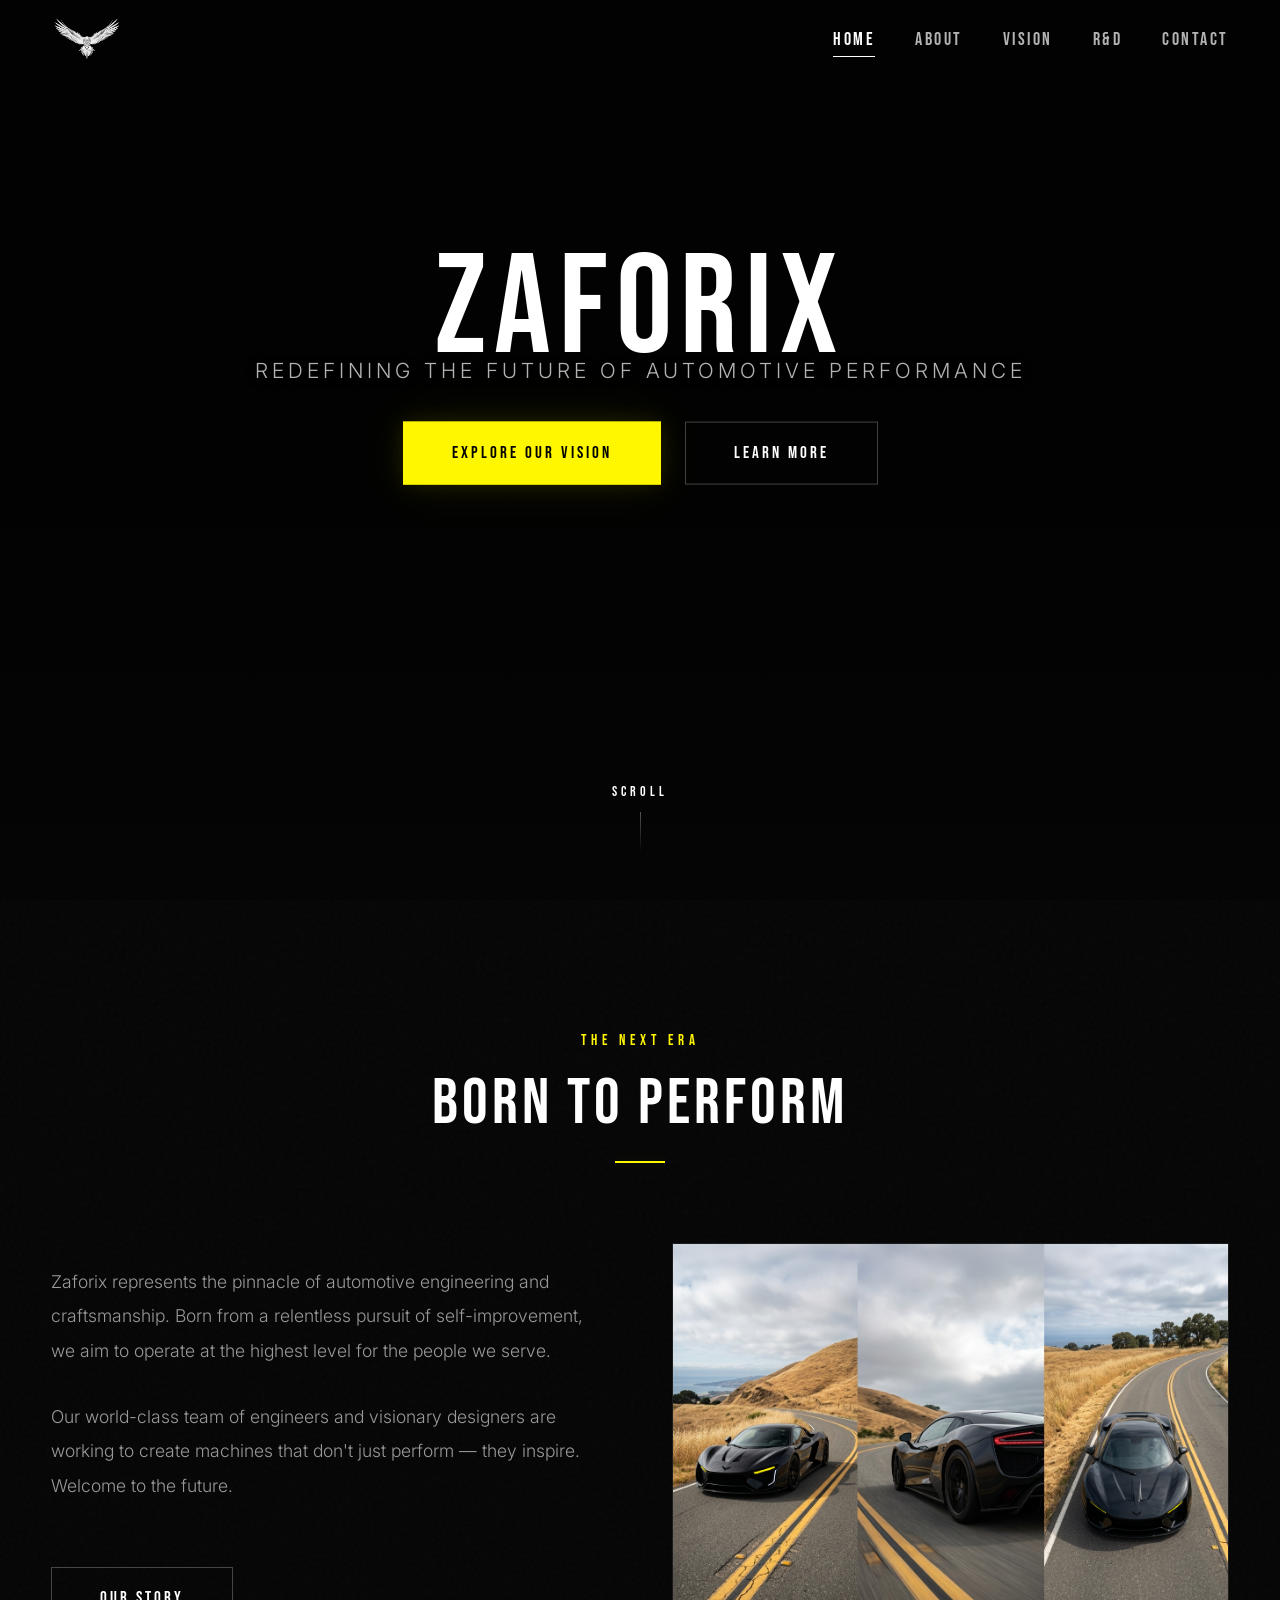
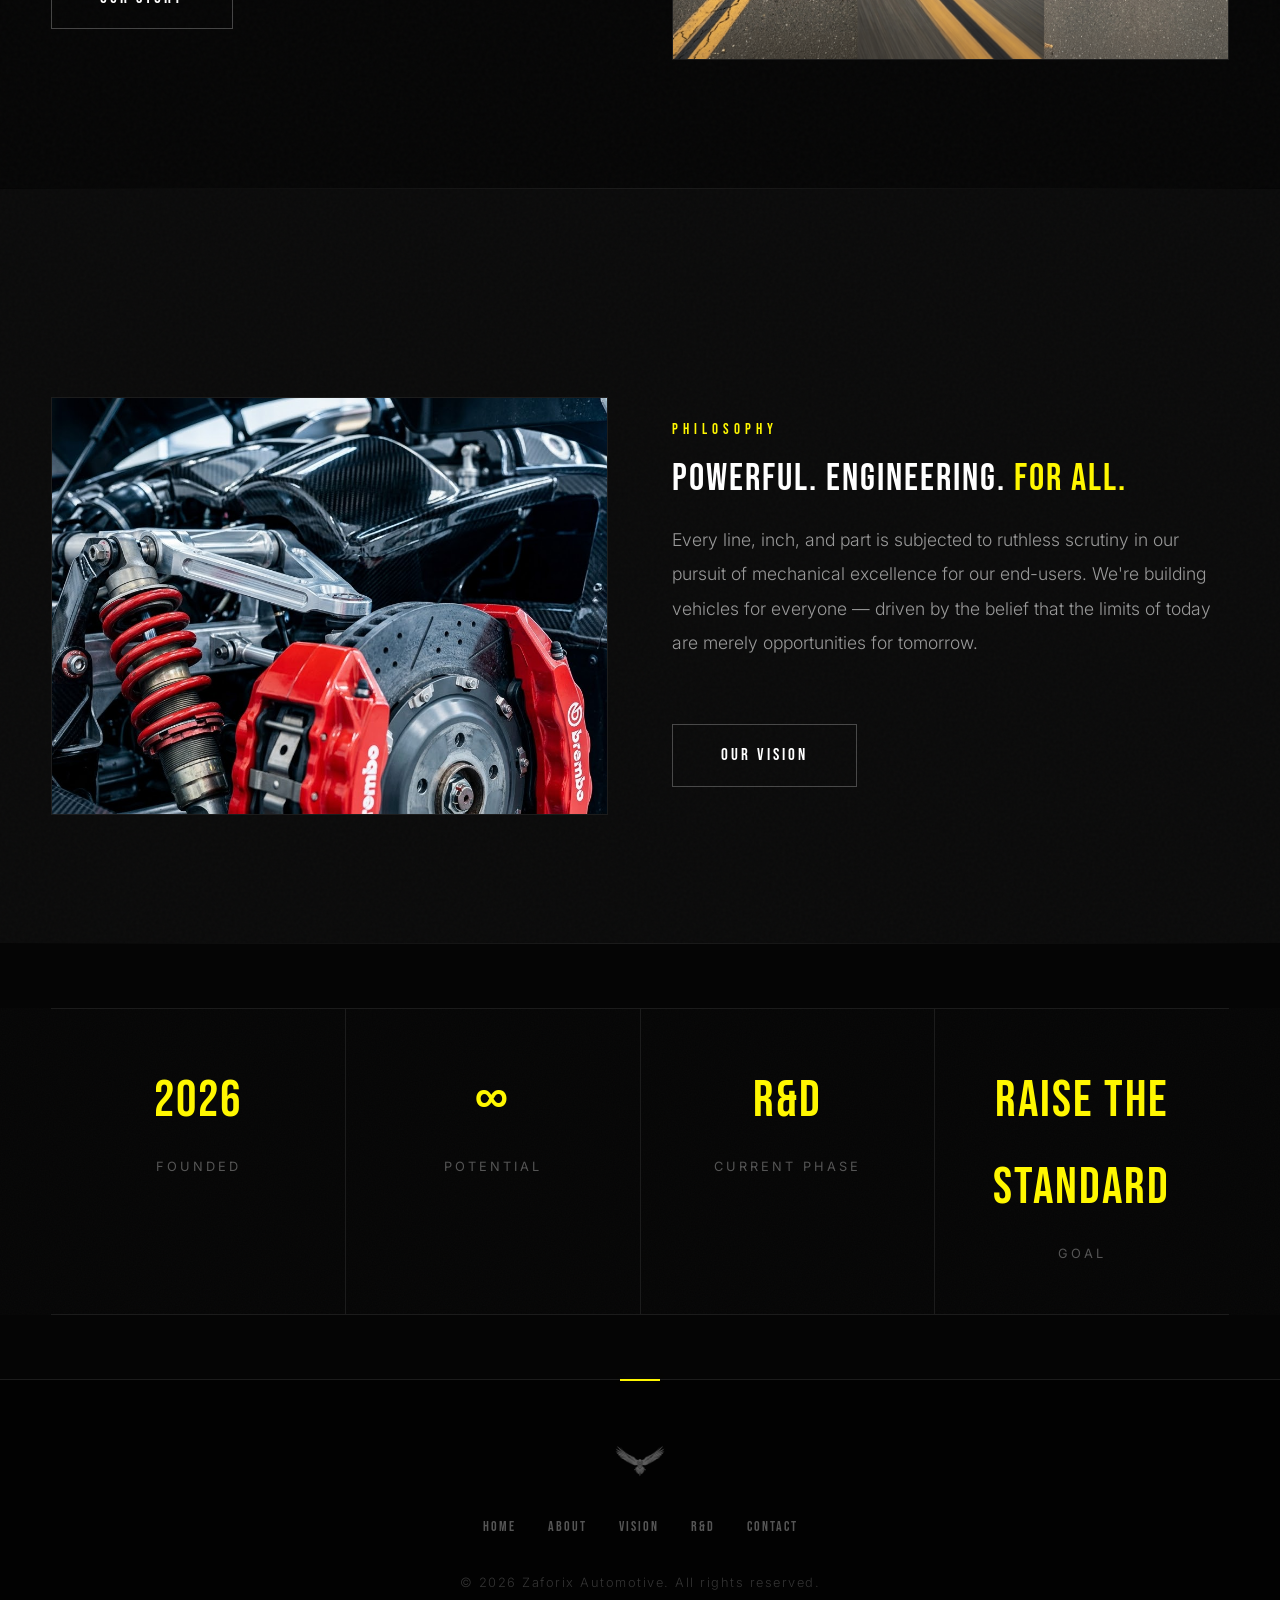
<file: index.html>
<!DOCTYPE html>
<html lang="en">
<head>
    <link rel="icon" type="image/png" href="assets/favicon.png">
    <meta charset="UTF-8">
    <meta name="viewport" content="width=device-width, initial-scale=1.0">
    <title>Zaforix</title>
    <meta name="description" content="Zaforix is redefining the future of automotive performance. Experience the pinnacle of luxury engineering and design.">
            <link rel="stylesheet" href="style.css">
    
</head>
<body>

<div id="startup">
    <img src="assets/logo.png" id="startupLogo" alt="Zaforix">
</div>



</div>

<nav class="navbar" id="navbar">
    <a href="index.html" class="logo-link" aria-label="Zaforix Home">
        <img src="assets/logo.png" alt="Zaforix" class="logo-img">
    </a>
    <ul class="nav-links" id="nav-links">
        <li><a href="index.html">Home</a></li>
        <li><a href="about.html">About</a></li>
        <li><a href="vision.html">Vision</a></li>
        <li><a href="rd.html">R&D</a></li>
        <li><a href="contact.html">Contact</a></li>
    </ul>
    <div class="hamburger" id="hamburger" aria-label="Toggle navigation">
        <span></span>
        <span></span>
        <span></span>
    </div>
</nav>

<main>
    <!-- Cinematic Hero -->
    <section class="hero" id="hero">
        <video autoplay muted loop playsinline class="hero-bg">
            <source src="assets/hero-video.mp4" type="video/mp4">
        </video>
        <div class="hero-overlay"></div>
        <div class="hero-content">
            <h1 class="hero-title">ZAFORIX</h1>
            <p class="hero-tagline">Redefining the Future of Automotive Performance</p>
            <div class="hero-actions">
                <a href="vision.html" class="btn btn-primary">Explore Our Vision</a>
                <a href="about.html" class="btn">Learn More</a>
            </div>
        </div>
        <div class="hero-scroll">
            <span>Scroll</span>
            <div class="scroll-line"></div>
        </div>
    </section>

    <!-- Brand Introduction -->
    <section class="section section-dark">
        <div class="section-content wide">
            <div class="fade-in text-center">
                <span class="eyebrow">The Next Era</span>
                <h2>Born to Perform</h2>
                <div class="accent-line"></div>
            </div>
            <div class="split-section">
                <div class="fade-in-left">
                    <p>Zaforix represents the pinnacle of automotive engineering and craftsmanship. Born from a relentless pursuit of self-improvement, we aim to operate at the highest level for the people we serve.</p>
                    <p>Our world-class team of engineers and visionary designers are working to create machines that don't just perform — they inspire. Welcome to the future.</p>
                    <a href="about.html" class="btn" style="margin-top: 2rem;">Our Story</a>
                </div>
                <div class="fade-in-right">
                    <div class="image-frame">
                        <img src="assets/vision-cockpit.png" alt="Premium sports car cockpit interior with ambient lighting at night">
                    </div>
                </div>
            </div>
        </div>
    </section>

    <hr class="section-divider">

    <!-- Philosophy Teaser -->
    <section class="section section-mid">
        <div class="section-content wide">
            <div class="split-section split-reverse">
                <div class="fade-in-right">
                    <span class="eyebrow">Philosophy</span>
                    <h3>Powerful. Engineering. <span class="accent-text"> For All.</span></h3>
                    <p style="margin-top: 1.5rem;">Every line, inch, and part is subjected to ruthless scrutiny in our pursuit of mechanical excellence for our end-users. We're building vehicles for everyone — driven by the belief that the limits of today are merely opportunities for tomorrow.</p>
                    <a href="vision.html" class="btn" style="margin-top: 2rem;">Our Vision</a>
                </div>
                <div class="fade-in-left">
                    <div class="image-frame">
                        <img src="assets/about-engineering.png" alt="High-performance engine bay showing precision-machined components">
                    </div>
                </div>
            </div>
        </div>
    </section>

    <hr class="section-divider">

    <!-- Stats -->
    <section class="section section-dark" style="padding-top: 0; padding-bottom: 0;">
    <div class="stats-bar fade-in">

        <div class="stat-item">
            <span class="stat-number">2026</span>
            <span class="stat-label">Founded</span>
        </div>

        <div class="stat-item">
            <span class="stat-number">∞</span>
            <span class="stat-label">Potential</span>
        </div>

        <div class="stat-item">
            <span class="stat-number">R&D</span>
            <span class="stat-label">Current Phase</span>
        </div>

        <div class="stat-item">
            <span class="stat-number">Raise The Standard</span>
            <span class="stat-label">Goal</span>
        </div>

    </div>
</section>
</main>

<footer>
    <div class="footer-content">
        <div class="footer-brand">
            <img src="assets/logo.png" alt="Zaforix" class="footer-logo">
        </div>
        <ul class="footer-links">
            <li><a href="index.html">Home</a></li>
            <li><a href="about.html">About</a></li>
            <li><a href="vision.html">Vision</a></li>
            <li><a href="rd.html">R&D</a></li>
            <li><a href="contact.html">Contact</a></li>
        </ul>
        <p class="copyright">&copy; 2026 Zaforix Automotive. All rights reserved.</p>
    </div>
</footer>

<script src="main.js"></script>
</body>
</html>
</file>
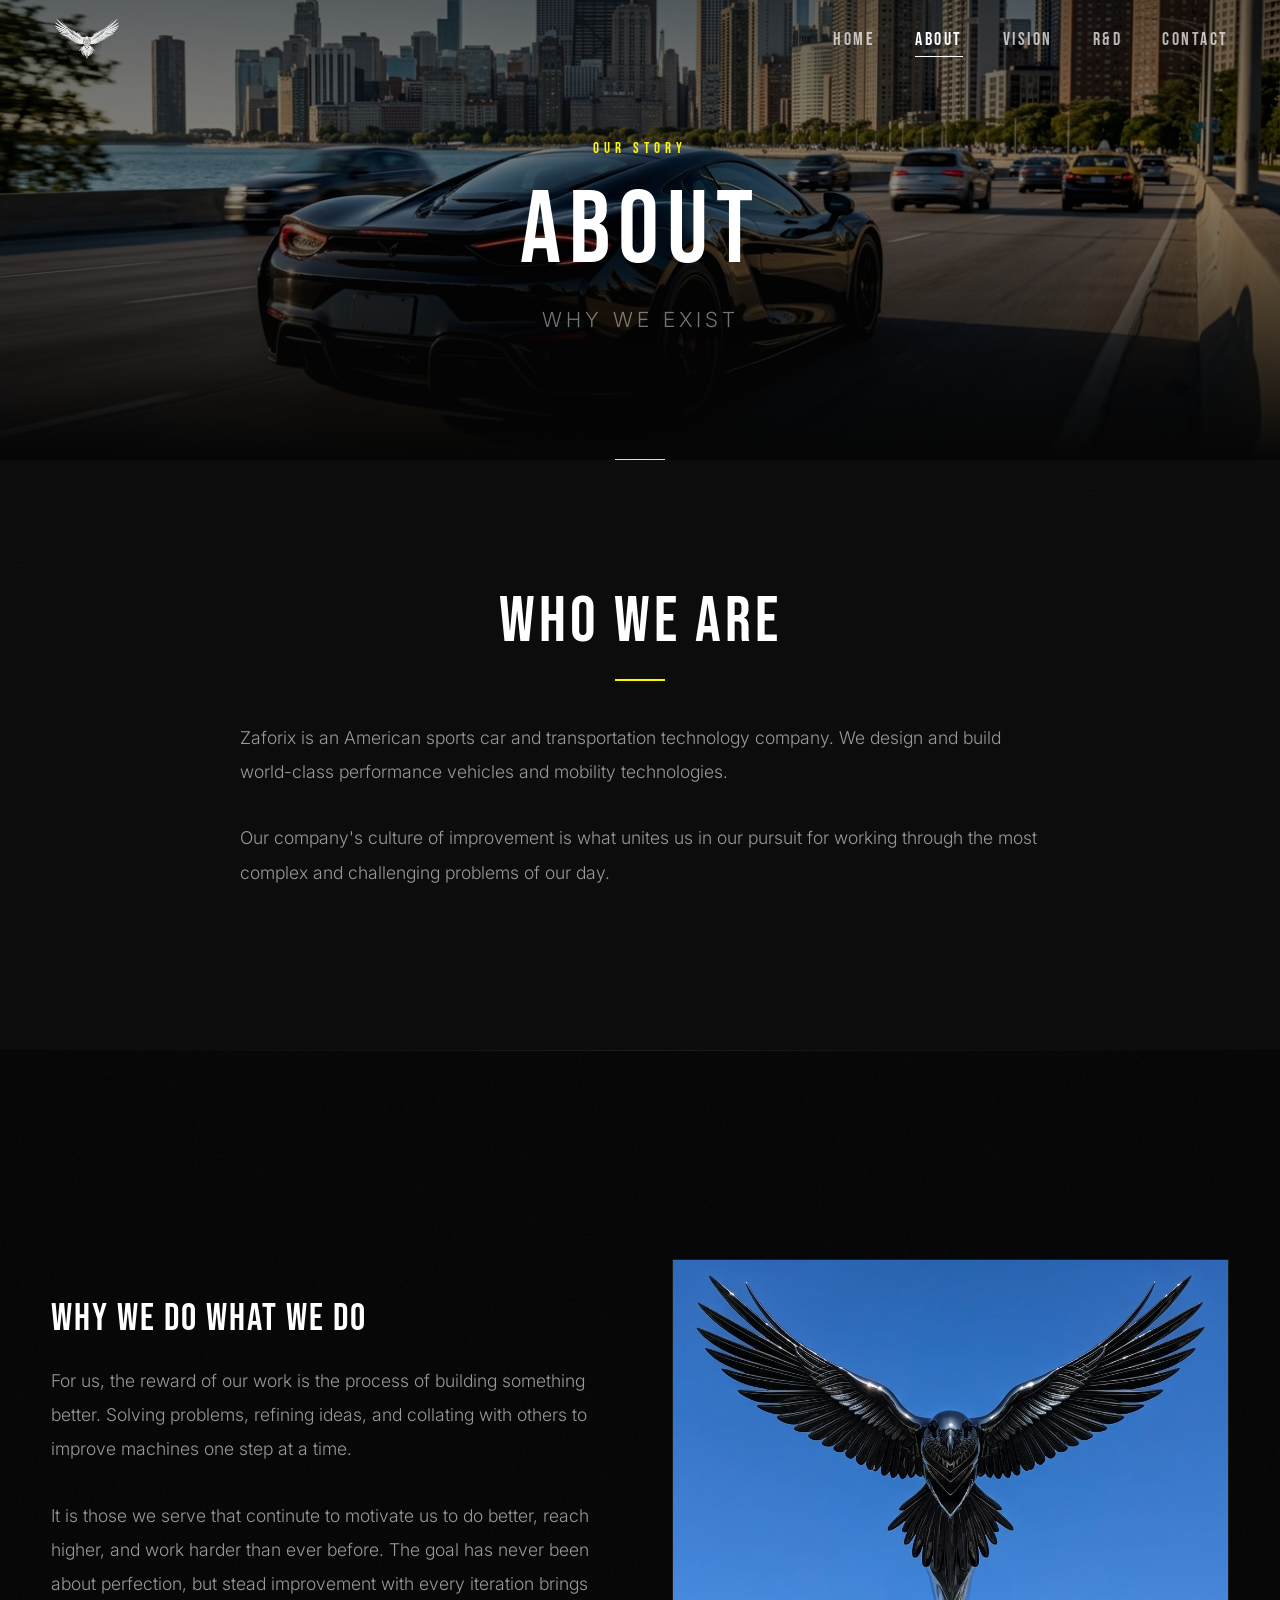
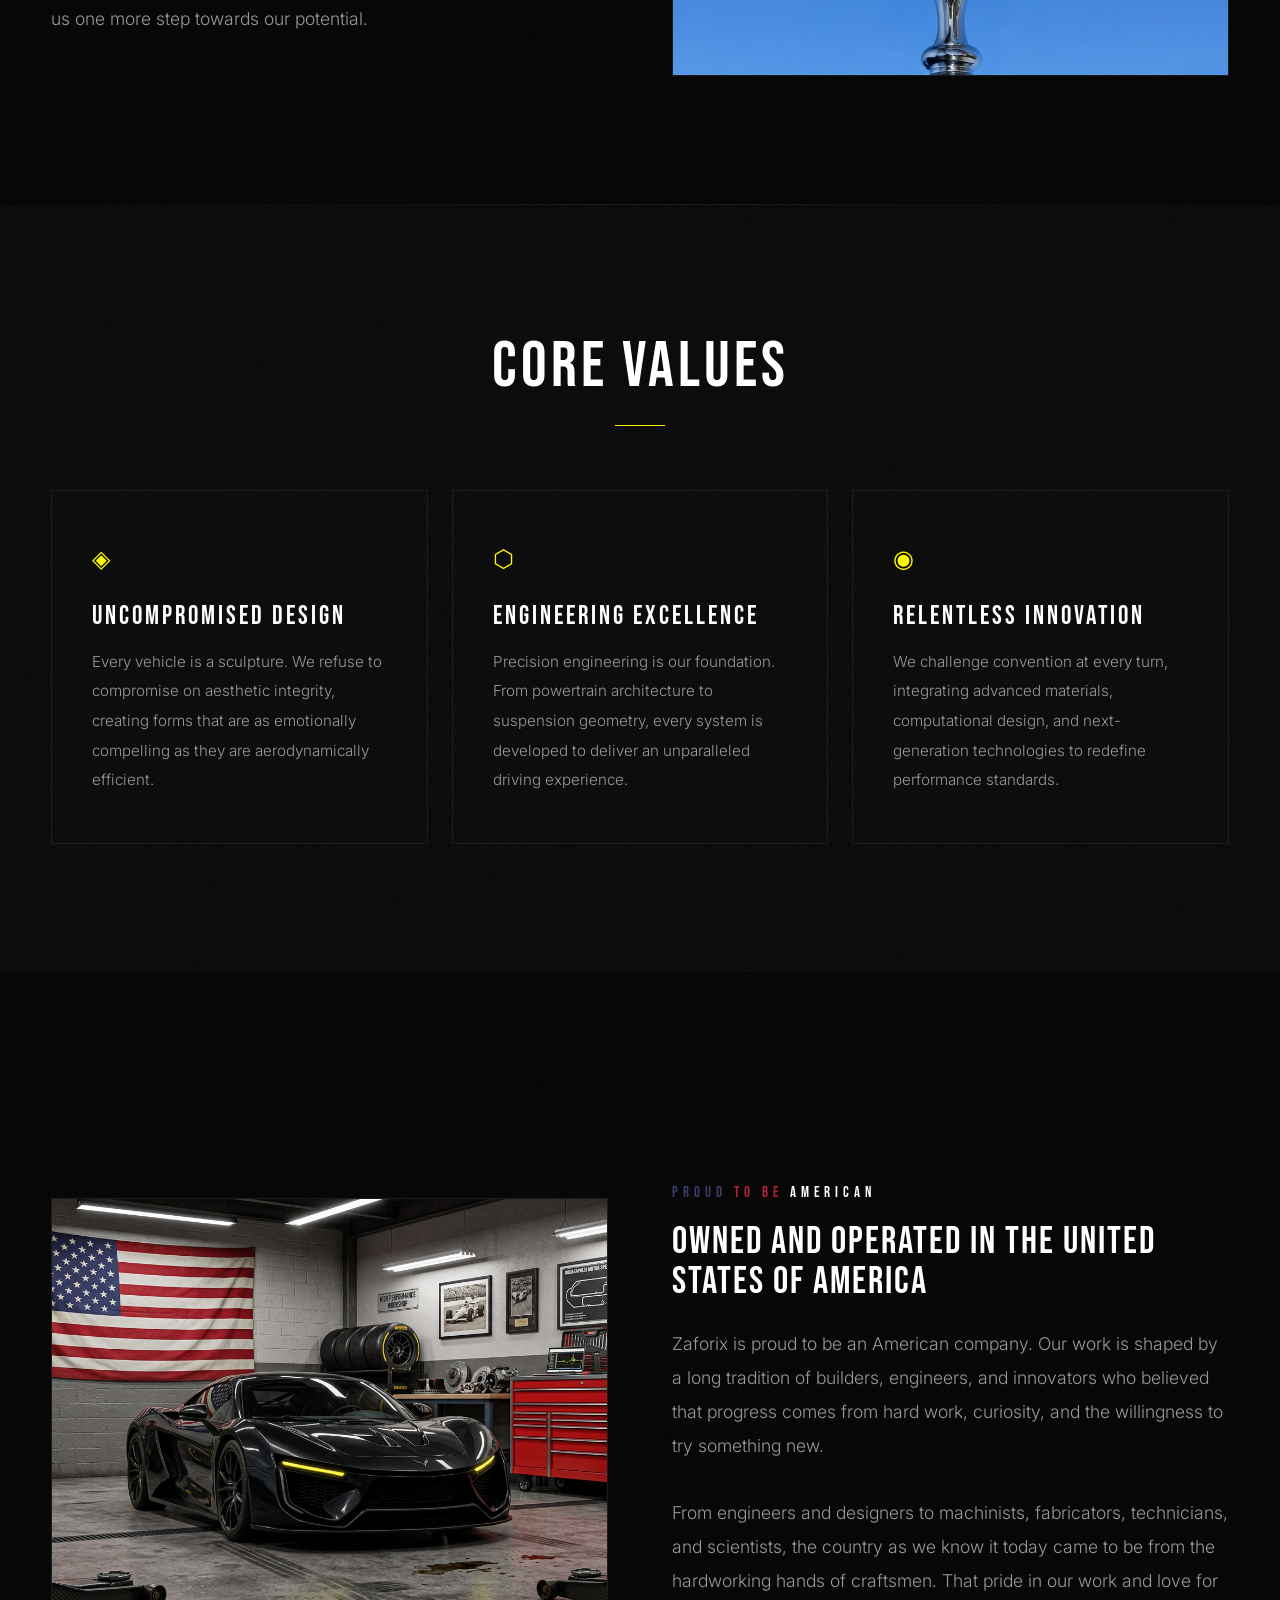
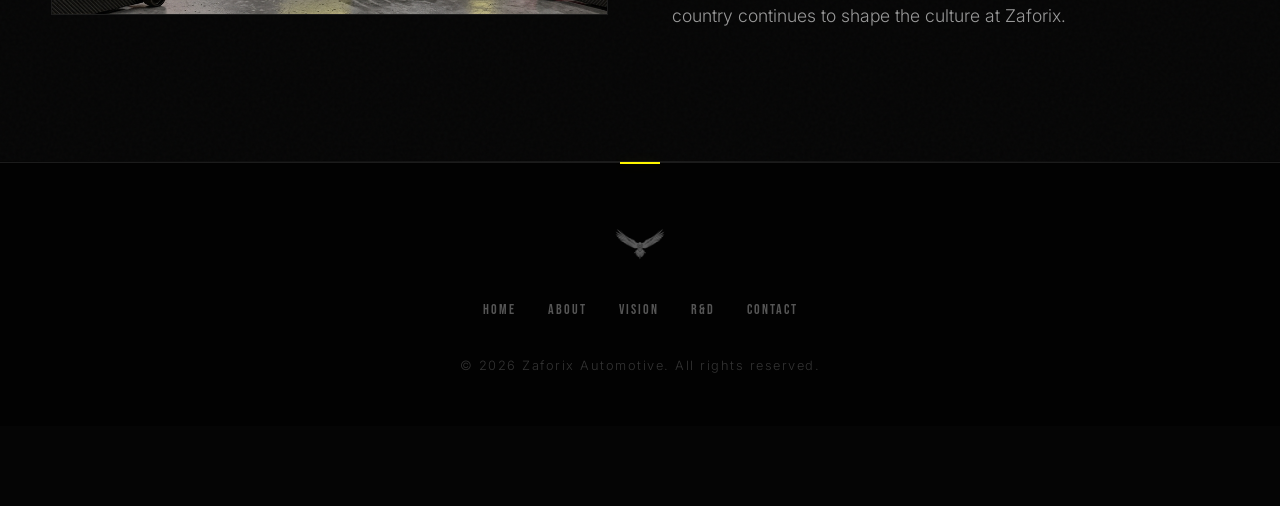
<file: about.html>
<!DOCTYPE html>
<html lang="en">
<head>
    <link rel="icon" type="image/png" href="assets/favicon.png">
    <meta charset="UTF-8">
    <meta name="viewport" content="width=device-width, initial-scale=1.0">
    <title>About | Zaforix</title>
    <meta name="description" content="Learn about Zaforix — an emerging automotive performance brand focused on luxury design and engineering excellence.">
        <link rel="stylesheet" href="style.css">
    
</head>
<body>

<div id="startup">
    <img src="assets/logo.png" id="startupLogo" alt="Zaforix">
</div>


<nav class="navbar" id="navbar">
    <a href="index.html" class="logo-link" aria-label="Zaforix Home">
        <img src="assets/logo.png" alt="Zaforix" class="logo-img">
    </a>
    <ul class="nav-links" id="nav-links">
        <li><a href="index.html">Home</a></li>
        <li><a href="about.html">About</a></li>
        <li><a href="vision.html">Vision</a></li>
        <li><a href="rd.html">R&D</a></li>
        <li><a href="contact.html">Contact</a></li>
    </ul>
    <div class="hamburger" id="hamburger" aria-label="Toggle navigation">
        <span></span>
        <span></span>
        <span></span>
    </div>
</nav>

<main>
    <!-- Page Header with Background -->
    <header class="page-header with-bg">
        <img src="assets/about-studio.png" alt="Modern automotive design studio" class="page-header-bg">
        <div class="page-header-overlay"></div>
        <div class="page-header-content">
            <span class="eyebrow fade-in">Our Story</span>
            <h1 class="fade-in delay-1">About</h1>
            <p class="subtitle fade-in delay-2">Why We Exist</p>
        </div>
    </header>

    <!-- Who We Are -->
    <section class="section section-mid">
        <div class="section-content fade-in">
            <h2 class="text-center">Who We Are</h2>
            <div class="accent-line"></div>
            <p>Zaforix is an American sports car and transportation technology company. We design and build world-class performance vehicles and mobility technologies.</p>
            <p>Our company's culture of improvement is what unites us in our pursuit for working through the most complex and challenging problems of our day.<p>
        </div>
    </section>

    <hr class="section-divider">

    <!-- Philosophy with imagery -->
    <section class="section section-dark">
        <div class="section-content wide">
            <div class="split-section">
                <div class="fade-in-left">
                    <h3>Why We Do What We Do</h3>
                    <p style="margin-top: 1.5rem;">For us, the reward of our work is the process of building something better. Solving problems, refining ideas, and collating with others to improve machines one step at a time.<p> 
                    <p>It is those we serve that continute to motivate us to do better, reach higher, and work harder than ever before. The goal has never been about perfection, but stead improvement with every iteration brings us one more step towards our potential.</p>
                </div>
                <div class="fade-in-right">
                    <div class="image-frame">
                        <img src="assets/birdimage.png" alt="High-performance engine bay with carbon fiber and polished aluminum">
                    </div>
                </div>
            </div>
        </div>
    </section>

    <hr class="section-divider">
    
    <!-- Core Values -->
    <section class="section section-mid">
        <div class="section-content wide fade-in">
            <h2 class="text-center">Core Values</h2>
            <div class="accent-line"></div>
            <div class="feature-grid">
                <div class="feature-card">
                    <span class="feature-icon">◈</span>
                    <h4>Uncompromised Design</h4>
                    <p>Every vehicle is a sculpture. We refuse to compromise on aesthetic integrity, creating forms that are as emotionally compelling as they are aerodynamically efficient.</p>
                </div>
                <div class="feature-card">
                    <span class="feature-icon">⬡</span>
                    <h4>Engineering Excellence</h4>
                    <p>Precision engineering is our foundation. From powertrain architecture to suspension geometry, every system is developed to deliver an unparalleled driving experience.</p>
                </div>
                <div class="feature-card">
                    <span class="feature-icon">◉</span>
                    <h4>Relentless Innovation</h4>
                    <p>We challenge convention at every turn, integrating advanced materials, computational design, and next-generation technologies to redefine performance standards.</p>
                </div>
            </div>
        </div>
    </section>
     <!-- American values with imagery -->
    <section class="section section-dark">
    <div class="section-content wide">
        <div class="split-section">

            <div class="fade-in-right">
                <div class="image-frame">
                    <img src="assets/american.png" alt="High-performance engine bay with carbon fiber and polished aluminum">
                </div>
            </div>
            <div class="fade-in-left">
                <span class="eyebrow">
                    <span class="flag-blue">Proud</span>
                    <span class="flag-red">To Be</span>
                    <span class="flag-white">American</span>
                </span>

                <h3>Owned and Operated In The United States of America</h3>

                <p style="margin-top: 1.5rem;">
                    Zaforix is proud to be an American company. Our work is shaped by a long tradition of builders, engineers, and innovators who believed that progress comes from hard work, curiosity, and the willingness to try something new.
                </p>

                <p>
                    From engineers and designers to machinists, fabricators, technicians, and scientists, the country as we know it today came to be from the hardworking hands of craftsmen. That pride in our work and love for country continues to shape the culture at Zaforix.
                </p>

            </div>

        </div>
    </div>
</section>

<hr class="section-divider">
    
</main>

<footer>
    <div class="footer-content">
        <div class="footer-brand">
            <img src="assets/logo.png" alt="Zaforix" class="footer-logo">
        </div>
        <ul class="footer-links">
            <li><a href="index.html">Home</a></li>
            <li><a href="about.html">About</a></li>
            <li><a href="vision.html">Vision</a></li>
            <li><a href="rd.html">R&D</a></li>
            <li><a href="contact.html">Contact</a></li>
        </ul>
        <p class="copyright">&copy; 2026 Zaforix Automotive. All rights reserved.</p>
    </div>
</footer>

<script src="main.js"></script>
</body>
</html>
</file>
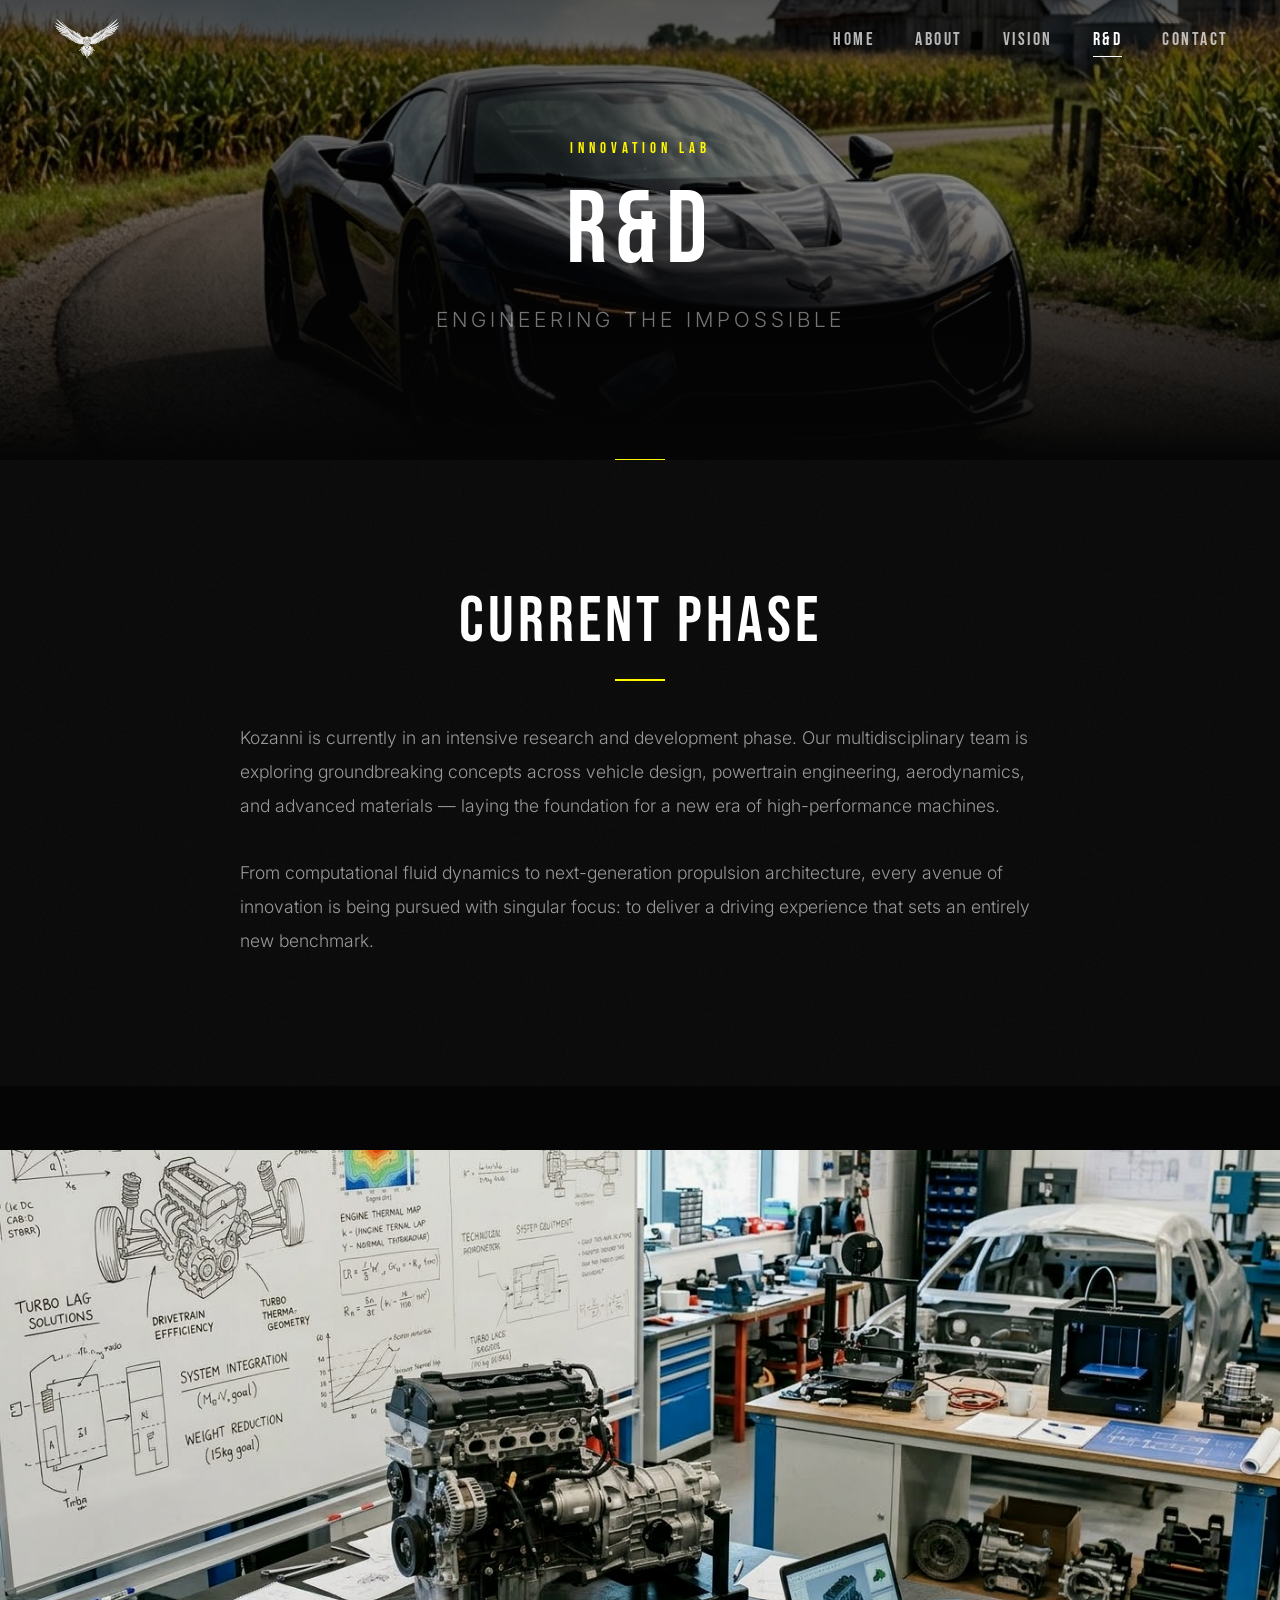
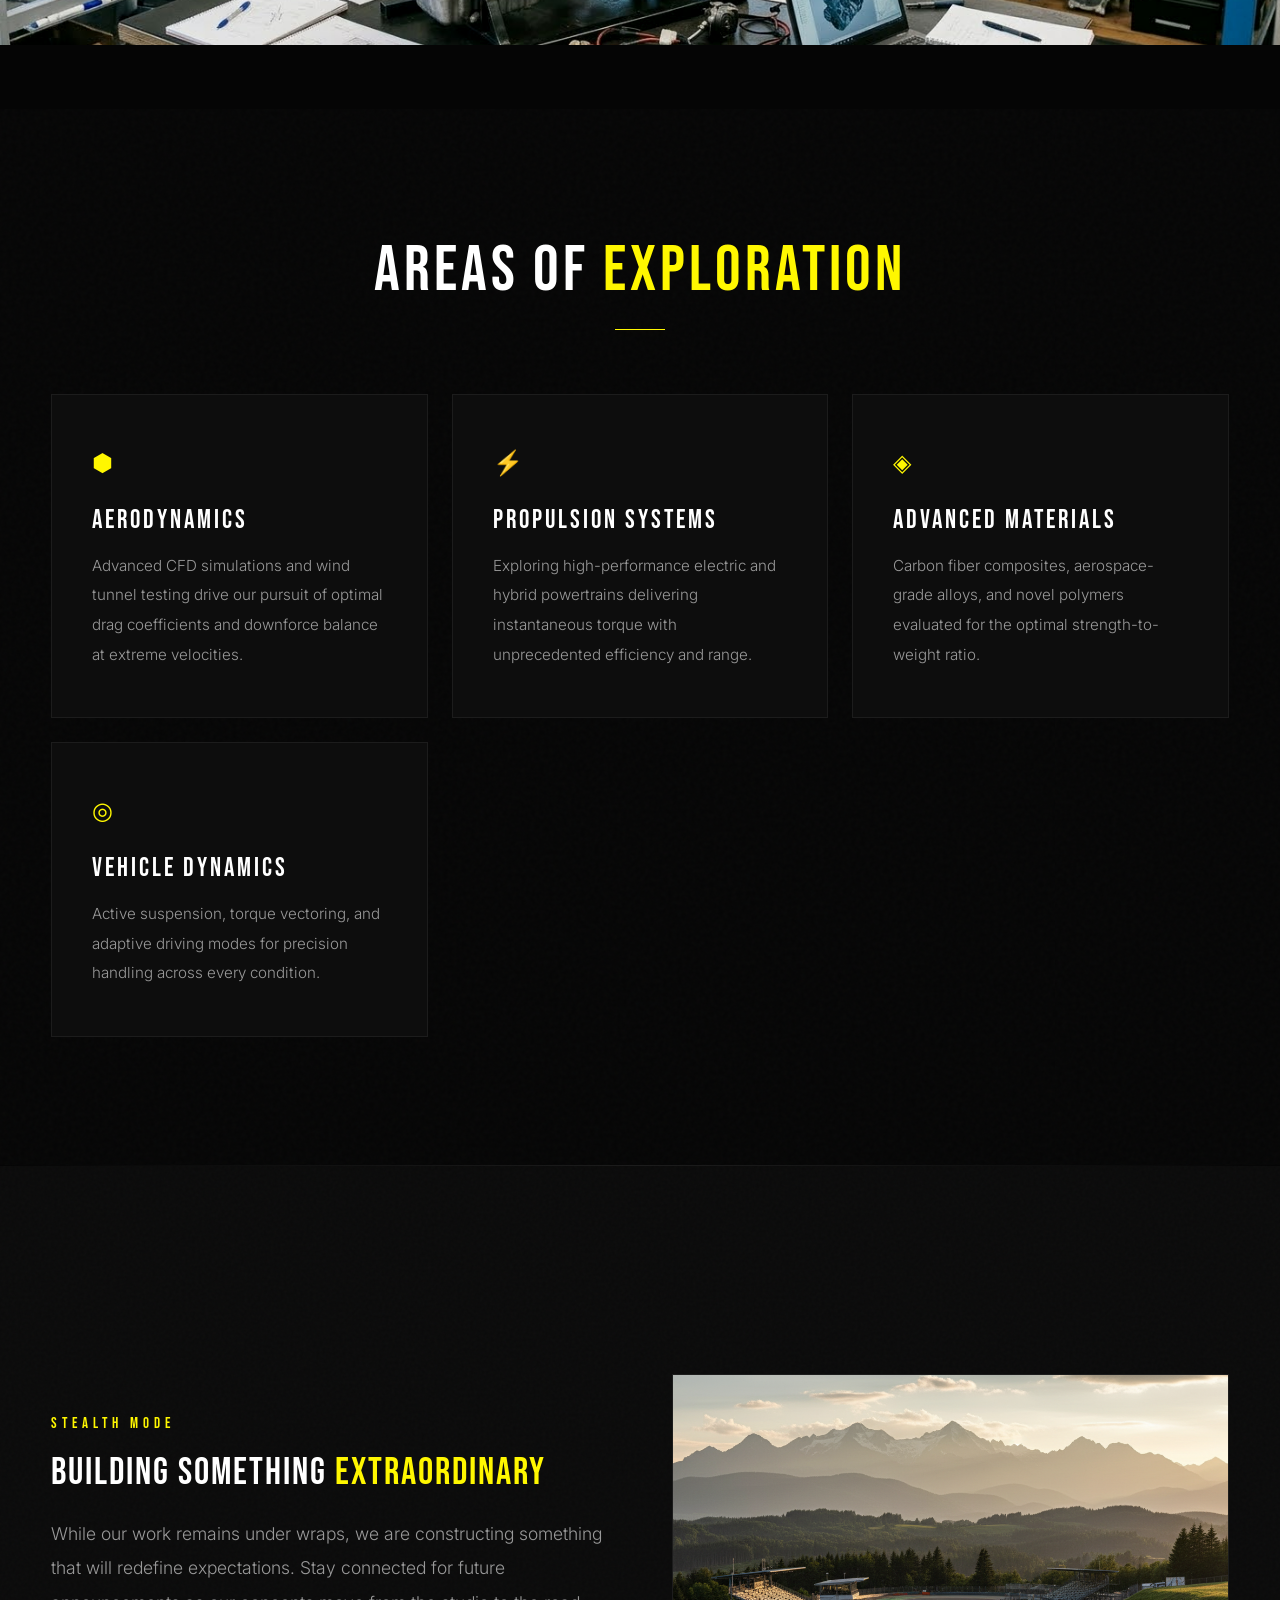
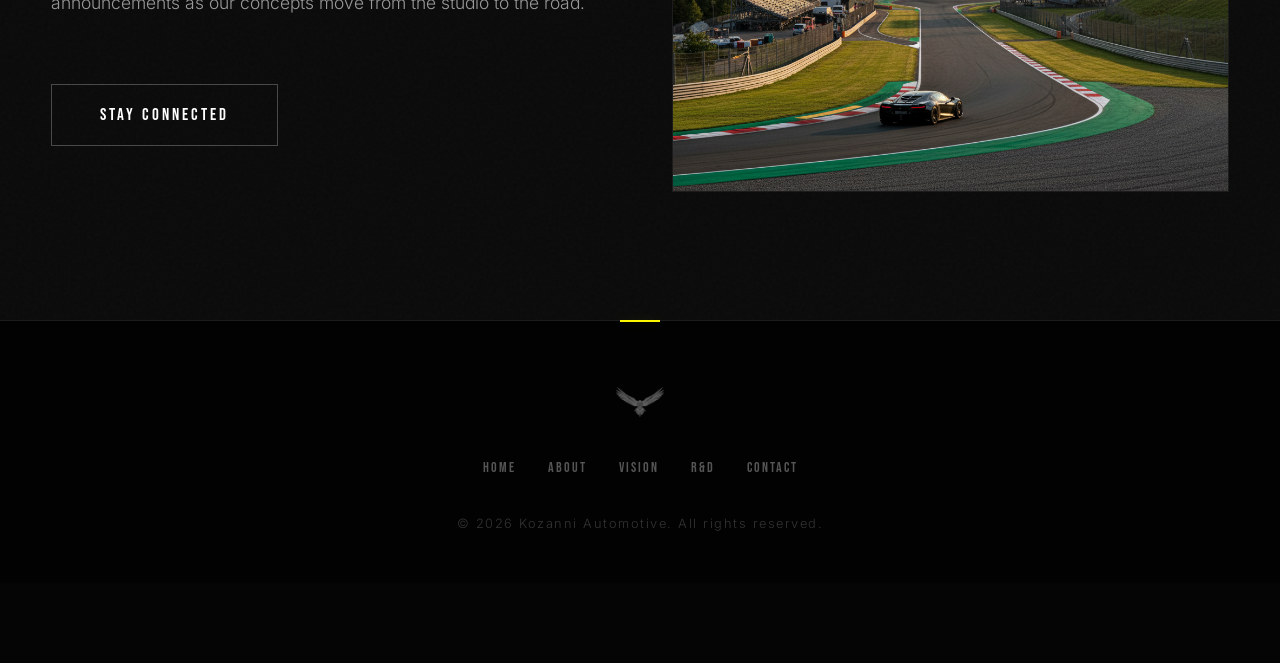
<file: rd.html>
<!DOCTYPE html>
<html lang="en">
<head>
    <link rel="icon" type="image/png" href="assets/favicon.png">
    <meta charset="UTF-8">
    <meta name="viewport" content="width=device-width, initial-scale=1.0">
    <title>R&amp;D | Kozanni</title>
    <meta name="description" content="Kozanni R&amp;D — exploring design, performance, and advanced engineering concepts.">
        <link rel="stylesheet" href="style.css">
    
</head>
<body>


<nav class="navbar" id="navbar">
    <a href="index.html" class="logo-link" aria-label="Kozanni Home"><img src="assets/logo.png" alt="Kozanni" class="logo-img"></a>
    <ul class="nav-links" id="nav-links">
        <li><a href="index.html">Home</a></li>
        <li><a href="about.html">About</a></li>
        <li><a href="vision.html">Vision</a></li>
        <li><a href="rd.html">R&amp;D</a></li>
        <li><a href="contact.html">Contact</a></li>
    </ul>
    <div class="hamburger" id="hamburger" aria-label="Toggle navigation"><span></span><span></span><span></span></div>
</nav>
<main>
    <header class="page-header with-bg">
        <img src="assets/rd-studio.png" alt="Automotive design studio with concept car clay model" class="page-header-bg">
        <div class="page-header-overlay"></div>
        <div class="page-header-content">
            <span class="eyebrow fade-in">Innovation Lab</span>
            <h1 class="fade-in delay-1">R&amp;D</h1>
            <p class="subtitle fade-in delay-2">Engineering the Impossible</p>
        </div>
    </header>
    <section class="section section-mid">
        <div class="section-content fade-in">
            <h2 class="text-center">Current Phase</h2>
            <div class="accent-line"></div>
            <p>Kozanni is currently in an intensive research and development phase. Our multidisciplinary team is exploring groundbreaking concepts across vehicle design, powertrain engineering, aerodynamics, and advanced materials — laying the foundation for a new era of high-performance machines.</p>
            <p>From computational fluid dynamics to next-generation propulsion architecture, every avenue of innovation is being pursued with singular focus: to deliver a driving experience that sets an entirely new benchmark.</p>
        </div>
    </section>
    <img src="assets/rd-cfd.png" alt="CFD turbulent flow analysis simulation on a concept car" class="cinematic-image fade-in">
    <section class="section section-dark">
        <div class="section-content wide fade-in">
            <h2 class="text-center">Areas of <span class="accent-text">Exploration</span></h2>
            <div class="accent-line"></div>
            <div class="feature-grid">
                <div class="feature-card"><span class="feature-icon">⬢</span><h4>Aerodynamics</h4><p>Advanced CFD simulations and wind tunnel testing drive our pursuit of optimal drag coefficients and downforce balance at extreme velocities.</p></div>
                <div class="feature-card"><span class="feature-icon">⚡</span><h4>Propulsion Systems</h4><p>Exploring high-performance electric and hybrid powertrains delivering instantaneous torque with unprecedented efficiency and range.</p></div>
                <div class="feature-card"><span class="feature-icon">◈</span><h4>Advanced Materials</h4><p>Carbon fiber composites, aerospace-grade alloys, and novel polymers evaluated for the optimal strength-to-weight ratio.</p></div>
                <div class="feature-card"><span class="feature-icon">◎</span><h4>Vehicle Dynamics</h4><p>Active suspension, torque vectoring, and adaptive driving modes for precision handling across every condition.</p></div>
            </div>
        </div>
    </section>
    <hr class="section-divider">
    <section class="section section-mid">
        <div class="section-content wide">
            <div class="split-section">
                <div class="fade-in-left">
                    <span class="eyebrow">Stealth Mode</span>
                    <h3>Building Something <span class="accent-text">Extraordinary</span></h3>
                    <p style="margin-top:1.5rem;">While our work remains under wraps, we are constructing something that will redefine expectations. Stay connected for future announcements as our concepts move from the studio to the road.</p>
                    <a href="contact.html" class="btn" style="margin-top:2rem;">Stay Connected</a>
                </div>
                <div class="fade-in-right">
                    <div class="image-frame"><img src="assets/F1Photo.png" alt="Design engineers working on concept car"></div>
                </div>
            </div>
        </div>
    </section>
</main>
<footer>
    <div class="footer-content">
        <div class="footer-brand"><img src="assets/logo.png" alt="Kozanni" class="footer-logo"></div>
        <ul class="footer-links">
            <li><a href="index.html">Home</a></li>
            <li><a href="about.html">About</a></li>
            <li><a href="vision.html">Vision</a></li>
            <li><a href="rd.html">R&amp;D</a></li>
            <li><a href="contact.html">Contact</a></li>
        </ul>
        <p class="copyright">&copy; 2026 Kozanni Automotive. All rights reserved.</p>
    </div>
</footer>
<script src="main.js"></script>
</body>
</html>
</file>
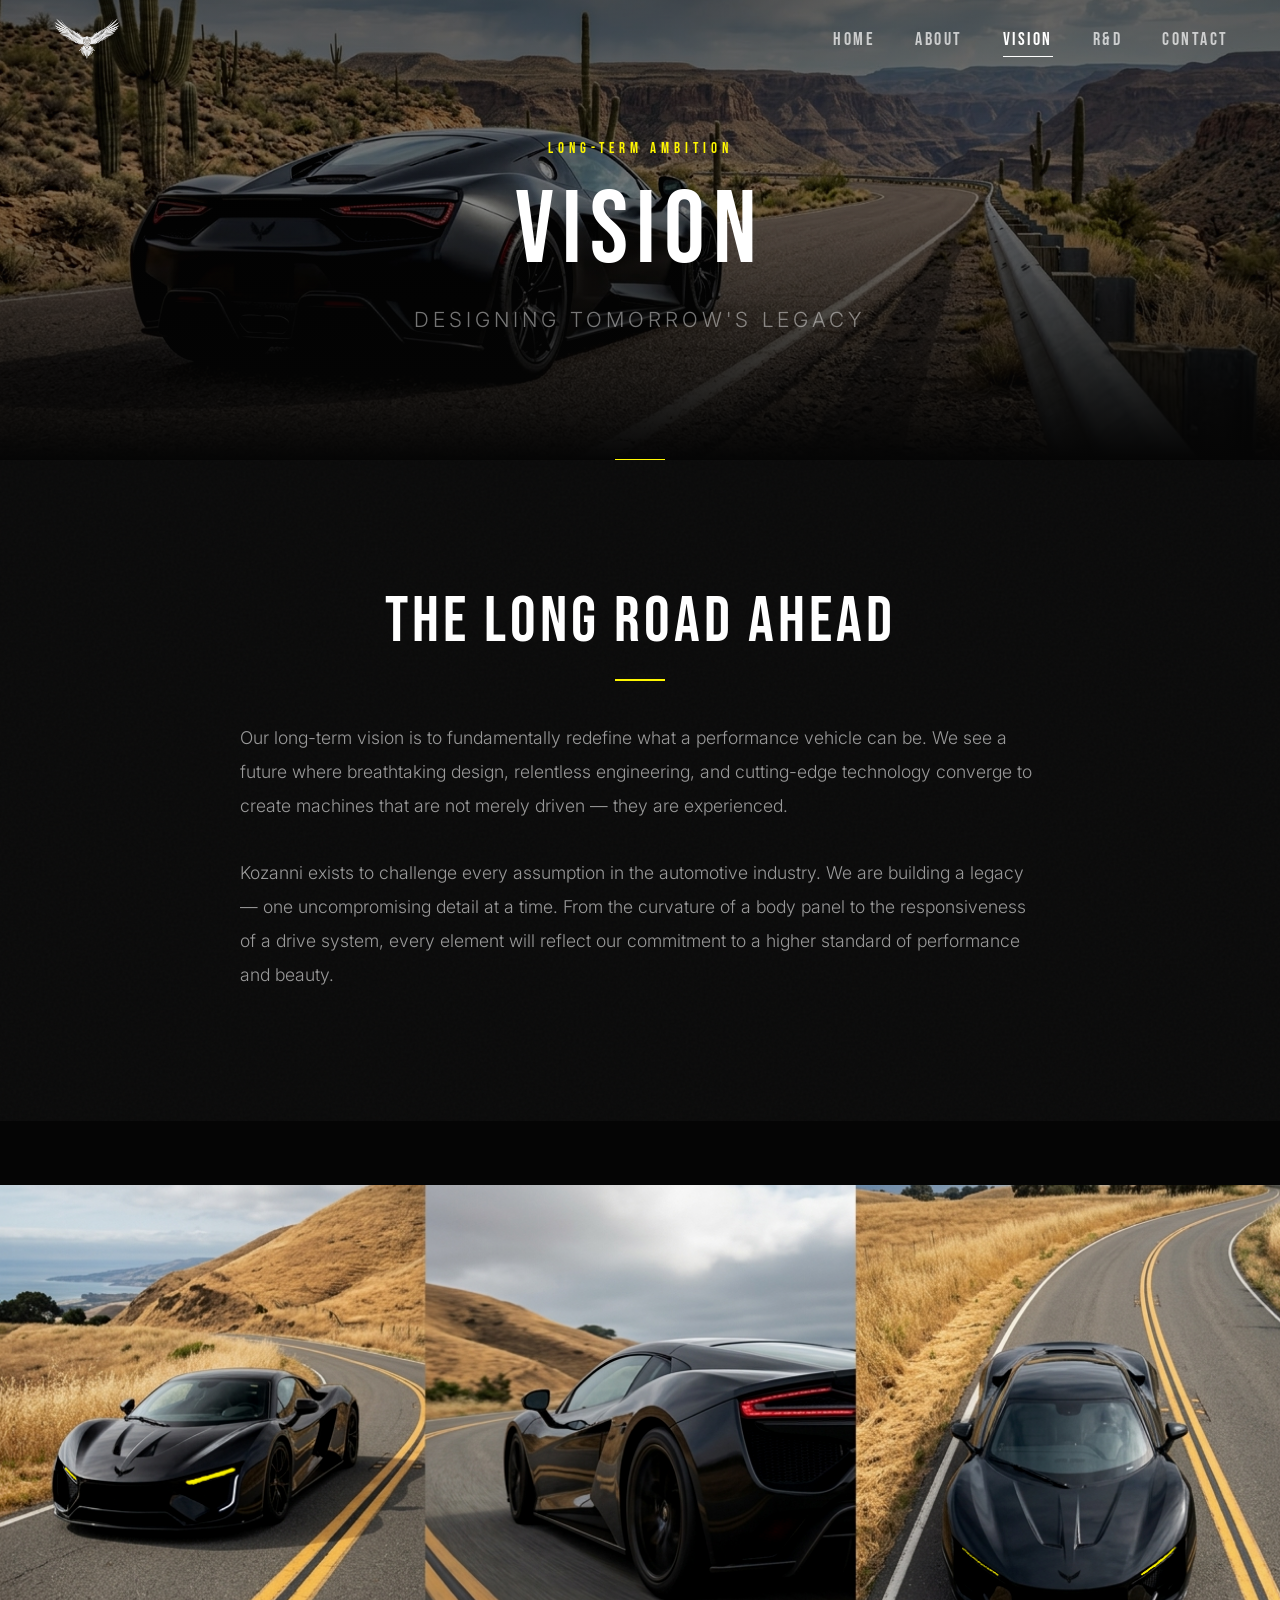
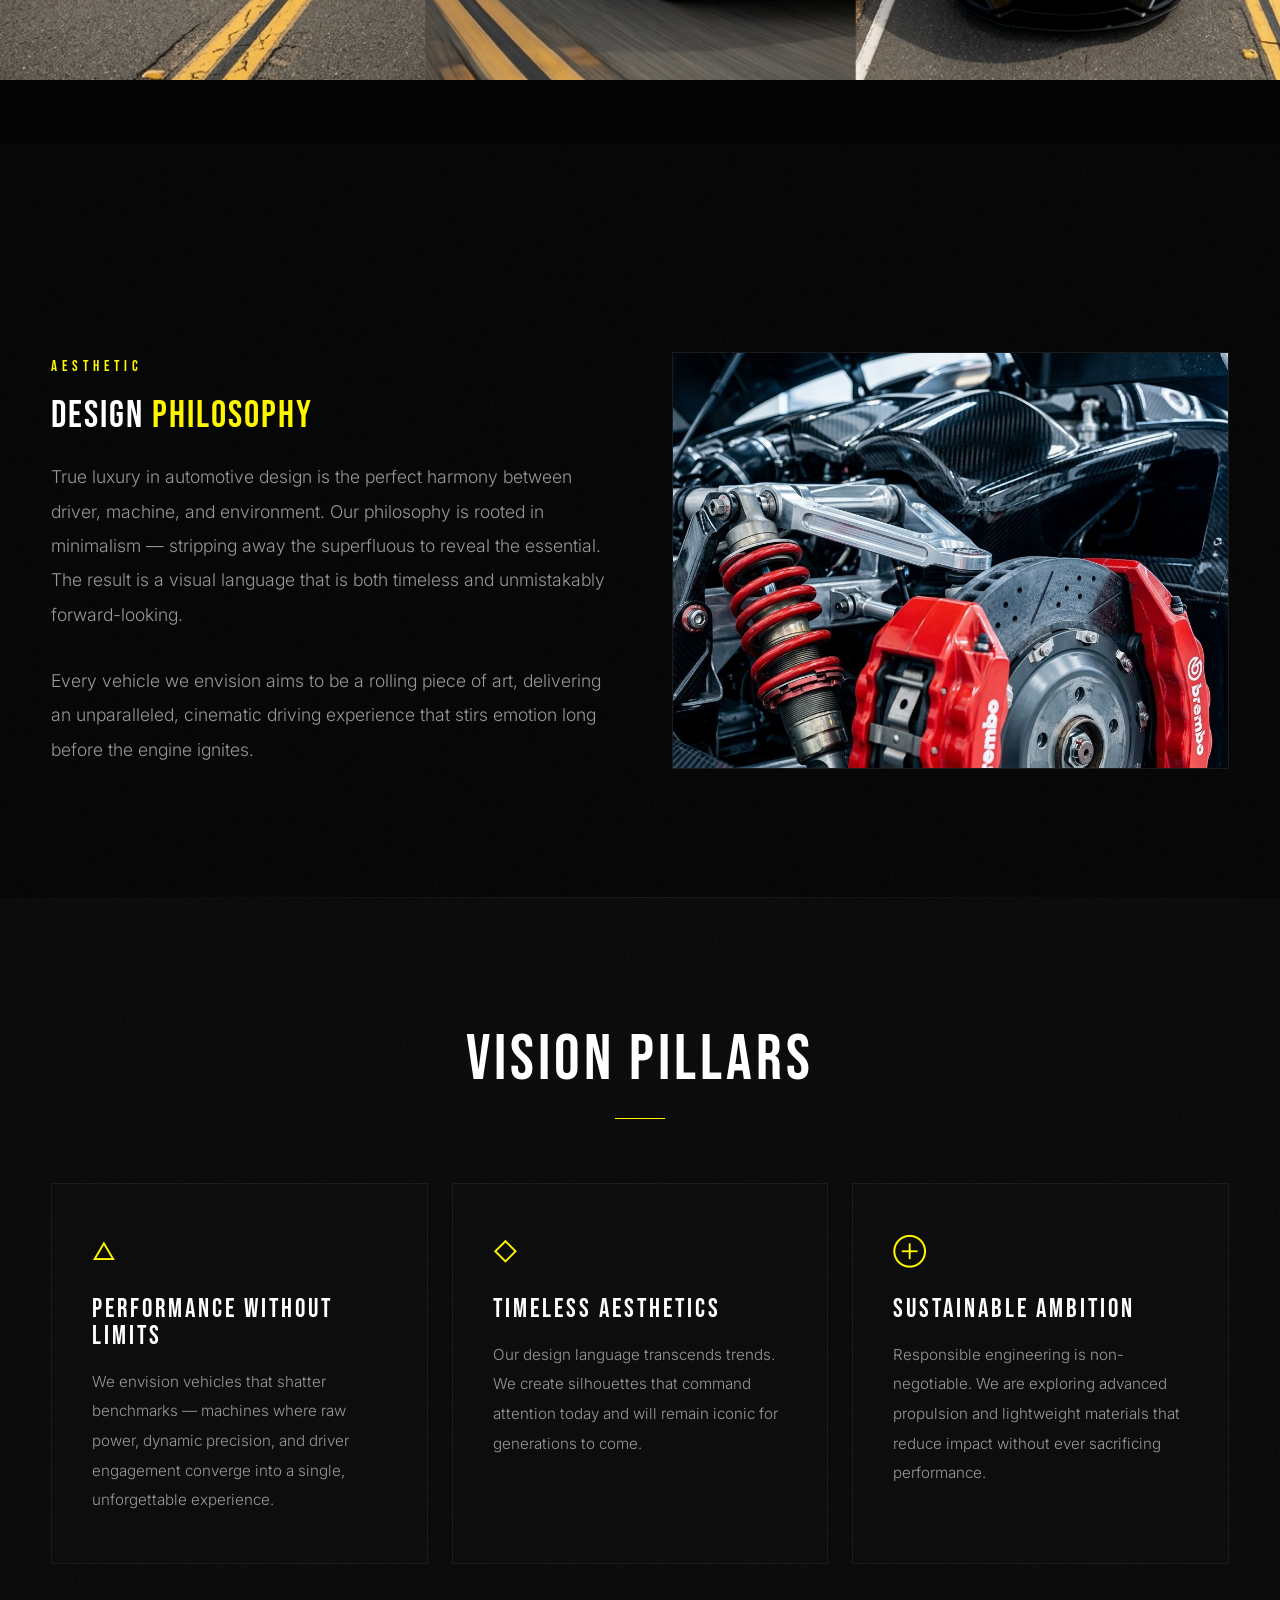
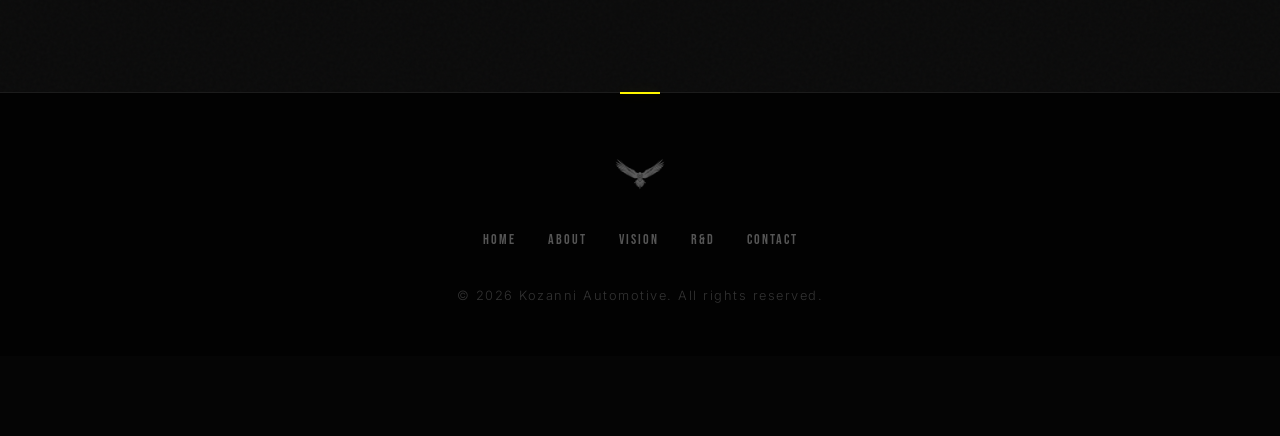
<file: vision.html>
<!DOCTYPE html>
<html lang="en">
<head>
    <link rel="icon" type="image/png" href="assets/favicon.png">
    <meta charset="UTF-8">
    <meta name="viewport" content="width=device-width, initial-scale=1.0">
    <title>Vision | Kozanni</title>
    <meta name="description" content="Discover the Kozanni vision — redefining the future of performance vehicles through design, engineering, and relentless innovation.">
    <link rel="stylesheet" href="style.css">
        <link rel="stylesheet" href="style.css">
    
</head>
<body>



<nav class="navbar" id="navbar">
    <a href="index.html" class="logo-link" aria-label="Kozanni Home">
        <img src="assets/logo.png" alt="Kozanni" class="logo-img">
    </a>
    <ul class="nav-links" id="nav-links">
        <li><a href="index.html">Home</a></li>
        <li><a href="about.html">About</a></li>
        <li><a href="vision.html">Vision</a></li>
        <li><a href="rd.html">R&D</a></li>
        <li><a href="contact.html">Contact</a></li>
    </ul>
    <div class="hamburger" id="hamburger" aria-label="Toggle navigation">
        <span></span>
        <span></span>
        <span></span>
    </div>
</nav>

<main>
    <!-- Cinematic Page Header -->
    <header class="page-header with-bg">
        <img src="assets/vision-highway.png" alt="Matte black supercar driving on an empty desert highway at golden hour" class="page-header-bg">
        <div class="page-header-overlay"></div>
        <div class="page-header-content">
            <span class="eyebrow fade-in">Long-Term Ambition</span>
            <h1 class="fade-in delay-1">Vision</h1>
            <p class="subtitle fade-in delay-2">Designing Tomorrow's Legacy</p>
        </div>
    </header>

    <!-- Vision Statement -->
    <section class="section section-mid">
        <div class="section-content fade-in">
            <h2 class="text-center">The Long Road Ahead</h2>
            <div class="accent-line"></div>
            <p>Our long-term vision is to fundamentally redefine what a performance vehicle can be. We see a future where breathtaking design, relentless engineering, and cutting-edge technology converge to create machines that are not merely driven — they are experienced.</p>
            <p>Kozanni exists to challenge every assumption in the automotive industry. We are building a legacy — one uncompromising detail at a time. From the curvature of a body panel to the responsiveness of a drive system, every element will reflect our commitment to a higher standard of performance and beauty.</p>
        </div>
    </section>

    <!-- Full-width Cinematic Image -->
    <img src="assets/vision-cockpit.png" alt="Luxury sports car cockpit view driving at night on a highway" class="cinematic-image fade-in">

    <!-- Design Philosophy -->
    <section class="section section-dark">
        <div class="section-content wide">
            <div class="split-section">
                <div class="fade-in-left">
                    <span class="eyebrow">Aesthetic</span>
                    <h3>Design <span class="accent-text">Philosophy</span></h3>
                    <p style="margin-top: 1.5rem;">True luxury in automotive design is the perfect harmony between driver, machine, and environment. Our philosophy is rooted in minimalism — stripping away the superfluous to reveal the essential. The result is a visual language that is both timeless and unmistakably forward-looking.</p>
                    <p>Every vehicle we envision aims to be a rolling piece of art, delivering an unparalleled, cinematic driving experience that stirs emotion long before the engine ignites.</p>
                </div>
                <div class="fade-in-right">
                    <div class="image-frame">
                        <img src="assets/about-engineering.png" alt="Precision-machined engine components in dramatic lighting">
                    </div>
                </div>
            </div>
        </div>
    </section>

    <hr class="section-divider">

    <!-- Vision Pillars -->
    <section class="section section-mid">
        <div class="section-content wide fade-in">
            <h2 class="text-center">Vision Pillars</h2>
            <div class="accent-line"></div>
            <div class="feature-grid">
                <div class="feature-card">
                    <span class="feature-icon">△</span>
                    <h4>Performance Without Limits</h4>
                    <p>We envision vehicles that shatter benchmarks — machines where raw power, dynamic precision, and driver engagement converge into a single, unforgettable experience.</p>
                </div>
                <div class="feature-card">
                    <span class="feature-icon">◇</span>
                    <h4>Timeless Aesthetics</h4>
                    <p>Our design language transcends trends. We create silhouettes that command attention today and will remain iconic for generations to come.</p>
                </div>
                <div class="feature-card">
                    <span class="feature-icon">⊕</span>
                    <h4>Sustainable Ambition</h4>
                    <p>Responsible engineering is non-negotiable. We are exploring advanced propulsion and lightweight materials that reduce impact without ever sacrificing performance.</p>
                </div>
            </div>
        </div>
    </section>
</main>

<footer>
    <div class="footer-content">
        <div class="footer-brand">
            <img src="assets/logo.png" alt="Kozanni" class="footer-logo">
        </div>
        <ul class="footer-links">
            <li><a href="index.html">Home</a></li>
            <li><a href="about.html">About</a></li>
            <li><a href="vision.html">Vision</a></li>
            <li><a href="rd.html">R&D</a></li>
            <li><a href="contact.html">Contact</a></li>
        </ul>
        <p class="copyright">&copy; 2026 Kozanni Automotive. All rights reserved.</p>
    </div>
</footer>

<script src="main.js"></script>
</body>
</html>
</file>
<file: style.css>
@import url('https://fonts.googleapis.com/css2?family=Bebas+Neue&family=Inter:wght@300;400;500;600&display=swap');

/* ============================================
   Kozanni — Premium Design System v2
   Tesla / Porsche / Rimac Tier
   ============================================ */

:root {
  /* Layered Black Palette */
  --bg-void: #020202;
  --bg-primary: #050505;
  --bg-secondary: #0A0A0A;
  --bg-tertiary: #111111;
  --bg-card: #0D0D0D;
  --bg-elevated: #161616;
  --bg-surface: #1A1A1A;
  --border-subtle: #1C1C1C;
  --border-medium: #2A2A2A;

  /* Text */
  --text-primary: #FFFFFF;
  --text-secondary: #999999;
  --text-muted: #555555;
  --text-dim: #333333;

  /* Accent */
  --accent: #FFF700;
  --accent-soft: #E8E000;
  --accent-glow-subtle: rgba(255, 247, 0, 0.06);
  --accent-glow: rgba(255, 247, 0, 0.12);
  --accent-glow-medium: rgba(255, 247, 0, 0.2);
  --accent-glow-strong: rgba(255, 247, 0, 0.35);

  /* Typography */
  --font-heading: 'Bebas Neue', sans-serif;
  --font-body: 'Inter', sans-serif;

  /* Layout */
  --nav-height: 80px;
  --max-width: 1200px;
  --max-width-text: 800px;

  /* Transitions */
  --ease-smooth: cubic-bezier(0.25, 0.46, 0.45, 0.94);
  --ease-out: cubic-bezier(0.0, 0.0, 0.2, 1);
  --transition-fast: 0.2s var(--ease-smooth);
  --transition-base: 0.35s var(--ease-smooth);
  --transition-slow: 0.6s var(--ease-smooth);
  --transition-glacial: 1s var(--ease-out);
}

/* ============================================
   Reset & Base
   ============================================ */

*, *::before, *::after {
  margin: 0;
  padding: 0;
  box-sizing: border-box;
}

html {
  scroll-behavior: smooth;
  font-size: 16px;
}

body {
  font-family: var(--font-body);
  background-color: var(--bg-primary);
  color: var(--text-primary);
  line-height: 1.7;
  -webkit-font-smoothing: antialiased;
  -moz-osx-font-smoothing: grayscale;
  overflow-x: hidden;
  text-rendering: optimizeLegibility;
}

/* Page enter transition */

a {
  text-decoration: none;
  color: inherit;
  transition: color var(--transition-base);
}

img {
  max-width: 100%;
  display: block;
}

::selection {
  background-color: var(--accent);
  color: var(--bg-primary);
}

/* Cinematic page transition */

body.page-exit {
  opacity: 1;
  transform: translateY(0);
  filter: blur(0);
  animation: pageExit 0.6s ease forwards;
}

@keyframes pageExit {
  to {
    opacity: 0;
    transform: translateY(-40px);
    filter: blur(10px);
  }
}

/* ============================================
   Typography — Strong Hierarchy
   ============================================ */

h1, h2, h3, h4, h5, h6 {
  font-family: var(--font-heading);
  font-weight: 400;
  letter-spacing: 3px;
  line-height: 1.05;
  color: var(--text-primary);
}

h1 {
  font-size: clamp(4rem, 11vw, 10rem);
  letter-spacing: 8px;
  text-transform: uppercase;
}

h2 {
  font-size: clamp(2.5rem, 5vw, 4.5rem);
  letter-spacing: 4px;
  margin-bottom: 1.5rem;
}

h3 {
  font-size: clamp(1.6rem, 3vw, 2.8rem);
  letter-spacing: 2px;
}

h4 {
  font-size: clamp(1.2rem, 2vw, 1.6rem);
  letter-spacing: 3px;
  text-transform: uppercase;
  color: var(--text-secondary);
}

p {
  font-weight: 300;
  color: var(--text-secondary);
  font-size: 1.05rem;
  line-height: 1.85;
}

.eyebrow {
  font-family: var(--font-heading);
  font-size: 0.95rem;
  letter-spacing: 5px;
  text-transform: uppercase;
  color: var(--accent);
  margin-bottom: 1rem;
  display: block;
}


/* ============================================
   Navigation — Refined & Transparent
   ============================================ */


.navbar {
  position: fixed; /* Changed from sticky to fixed for better hero integration */
  top: 0;
  left: 0;
  width: 100%;
  height: var(--nav-height);
  padding: 0 clamp(1.5rem, 4vw, 4rem);
  display: flex;
  justify-content: space-between;
  align-items: center;
  z-index: 1000;

  /* Force total transparency and no border initially */
  background: transparent !important;
  border-bottom: 1px solid transparent !important;
  box-shadow: none !important;

  transition: background 0.4s ease, border-color 0.4s ease, box-shadow 0.4s ease;
}

/* This triggers ONLY when you scroll down */
.navbar.scrolled {
  background: rgba(5, 5, 5, 0.96) !important;
  border-bottom: 1px solid var(--border-subtle) !important;
  box-shadow: 0 1px 30px rgba(0, 0, 0, 0.5) !important;
}
.navbar.scrolled {
  background: rgba(5,5,5,0.96);
  border-bottom: 1px solid var(--border-subtle);
  box-shadow: 0 1px 30px rgba(0,0,0,0.5);
}

.logo-link {
  display: inline-flex;
  align-items: center;
  transition: all var(--transition-base);
  position: relative;
}

.logo-link:hover {
  transform: scale(1.04);
}

.logo-img {
  height: 48px;
  width: auto;
  filter: brightness(1) contrast(1.05);
  transition: all var(--transition-base);
}

.logo-link:hover .logo-img {
  filter: brightness(1.15) drop-shadow(0 0 10px var(--accent-glow));
}

.nav-links {
  display: flex;
  gap: 2.5rem;
  list-style: none;
  align-items: center;
}

.nav-links a {
  font-family: var(--font-heading);
  font-size: 1.1rem;
  letter-spacing: 2.5px;
  color: rgba(255,255,255,0.7);
  position: relative;
  padding: 0.3rem 0;
  transition: all var(--transition-base);
}

.nav-links a::after {
  content: '';
  position: absolute;
  bottom: -3px;
  left: 0;
  width: 0;
  height: 1.5px;
  background: var(--accent);
  box-shadow: 0 0 8px var(--accent-glow);
  transition: width var(--transition-base);
}

.nav-links a:hover {
  color: var(--accent);
}

.nav-links a:hover::after {
  width: 100%;
}

.nav-links a.active {
  color: var(--text-primary);
}

.nav-links a.active::after {
  width: 100%;
  background: var(--text-primary);
  box-shadow: none;
}

/* Hamburger */
.hamburger {
  display: none;
  flex-direction: column;
  gap: 6px;
  cursor: pointer;
  z-index: 1001;
  padding: 4px;
}

.hamburger span {
  display: block;
  width: 26px;
  height: 1.5px;
  background-color: var(--text-primary);
  transition: all var(--transition-base);
  transform-origin: center;
}

.hamburger.active span:nth-child(1) {
  transform: rotate(45deg) translateY(5.25px) translateX(5.25px);
}

.hamburger.active span:nth-child(2) {
  opacity: 0;
  transform: scaleX(0);
}

.hamburger.active span:nth-child(3) {
  transform: rotate(-45deg) translateY(-5.25px) translateX(5.25px);
}

/* ============================================
   Buttons — Elegant Interactions
   ============================================ */

.btn {
  display: inline-block;
  padding: 1rem 3rem;
  font-family: var(--font-heading);
  font-size: 1.05rem;
  letter-spacing: 3px;
  text-transform: uppercase;
  border: 1px solid rgba(255,255,255,0.25);
  background-color: transparent;
  color: var(--text-primary);
  cursor: pointer;
  transition: all var(--transition-base);
  position: relative;
  overflow: hidden;
}

.btn::before {
  content: '';
  position: absolute;
  inset: 0;
  background: var(--accent);
  transform: scaleX(0);
  transform-origin: left;
  transition: transform 0.45s var(--ease-smooth);
  z-index: -1;
}

.btn:hover {
  border-color: var(--accent);
  color: var(--bg-primary);
}

.btn:hover::before {
  transform: scaleX(1);
}

.btn-primary {
  background-color: var(--accent);
  color: var(--bg-primary);
  border-color: var(--accent);
  box-shadow: 0 0 25px var(--accent-glow), 0 0 60px var(--accent-glow-subtle);
}

.btn-primary:hover {
  background-color: transparent;
  color: var(--accent);
  box-shadow: 0 0 35px var(--accent-glow-medium), inset 0 0 25px var(--accent-glow-subtle);
}

.btn-primary:hover::before {
  transform: scaleX(0);
}



/* ============================================
   Restored Hero — Video & Text Fix
   ============================================ */

.hero {
  position: relative;
  height: 100vh;
  min-height: 700px;
  width: 100%;
  display: flex;
  flex-direction: column;
  justify-content: center;
  align-items: center;
  text-align: center;
  overflow: hidden;
  background-color: var(--bg-void); /* Fallback */
}

/* THE VIDEO/IMAGE FEED */
.hero-bg {
  position: absolute;
  top: 0;
  left: 0;
  width: 100%;
  height: 100%;
  object-fit: cover;
  z-index: 0; /* Sits at the very back */
  animation: cinematicZoom 30s infinite alternate ease-in-out;
  filter: brightness(0.9) contrast(1.1); /* Slightly dimmed for text legibility */
}

@keyframes cinematicZoom {
  0% { transform: scale(1); }
  100% { transform: scale(1.08); }
}

/* THE OVERLAY - ENSURE TRANSPARENCY */
.hero-overlay {
  position: absolute;
  inset: 0;
  z-index: 1; /* Sits between video and text */
  background: linear-gradient(
    180deg,
    rgba(2, 2, 2, 0.4) 0%,
    rgba(2, 2, 2, 0) 50%,
    var(--bg-primary) 100%
  );
  pointer-events: none;
}

.hero-content {
  position: absolute; /* Changed from relative */
  top: 40%;          /* Pulls the center of the content to 40% from the top */
  left: 50%;
  transform: translate(-50%, -50%); /* Keeps it perfectly centered horizontally */
  
  max-width: 1400px;
  width: 100%;
  padding: 0 2rem;
  display: flex;
  flex-direction: column;
  align-items: center;
  z-index: 2;
}

.hero-logo {
  width: clamp(500px, 55vw, 1300px);
  height: auto;
  display: block;
  /* Adjust the 0.5rem below to tighten the space between logo and text */
  margin: 0 auto 2rem auto; 
  filter: drop-shadow(0 0 20px rgba(0,0,0,0.8));
}

.hero-tagline {
  font-size: clamp(1rem, 2.2vw, 1.3rem);
  font-weight: 300;
  color: rgba(255, 255, 255, 0.7);
  letter-spacing: 4px;
  text-transform: uppercase;
  
  margin-top: -2rem;    /* Pulls text UP into the logo */
  margin-bottom: 2rem;  /* Reduces the push against the buttons */
  
  text-shadow: 0 2px 10px rgba(0,0,0,0.5);
}

.hero-actions {
  display: flex;
  gap: 1.5rem;
  justify-content: center;
  flex-wrap: wrap;
}

/* Scroll indicator */
.hero-scroll {
  position: absolute;
  bottom: 3rem;
  left: 50%;
  transform: translateX(-50%);
  display: flex;
  flex-direction: column;
  align-items: center;
  gap: 0.5rem;
  z-index: 2;
  animation: scrollPulse 2s ease-in-out infinite;
}

.hero-scroll span {
  font-family: var(--font-heading);
  font-size: 0.9rem;
  letter-spacing: 4px;
  color: white;
  text-transform: uppercase;
}

.scroll-line {
  width: 1px;
  height: 40px;
  background: linear-gradient(180deg, var(--text-muted), transparent);
}

@keyframes scrollPulse {
  0%, 100% { opacity: 0.4; transform: translateX(-50%) translateY(0); }
  50% { opacity: 0.8; transform: translateX(-50%) translateY(6px); }
}

/* ============================================
   Page Headers — Cinematic with image bg
   ============================================ */

.page-header {
  padding: 12rem 2rem 6rem;
  text-align: center;
  position: relative;
  overflow: hidden;
  background-color: var(--bg-primary);
  margin-top: calc(-1 * var(--nav-height));
}

.page-header.with-bg {
  min-height: 60vh;
  display: flex;
  flex-direction: column;
  justify-content: center;
  align-items: center;
}

.page-header-bg {
  position: absolute;
  inset: 0;
  object-fit: cover;
  width: 100%;
  height: 100%;
  z-index: 0;
  filter: brightness(0.75) contrast(1.1);
}

.page-header-overlay {
  position: absolute;
  inset: 0;
  z-index: 1;
  background:
    linear-gradient(180deg, rgba(5,5,5,0.6) 0%, rgba(5,5,5,0.3) 50%, var(--bg-primary) 100%);
}

.page-header-content {
  position: relative;
  z-index: 2;
}

.page-header::after {
  content: '';
  position: absolute;
  bottom: 0;
  left: 50%;
  transform: translateX(-50%);
  width: 50px;
  height: 1.5px;
  background: var(--accent);
  box-shadow: 0 0 15px var(--accent-glow), 0 0 40px var(--accent-glow-subtle);
  z-index: 3;
}

.page-header h1 {
  font-size: clamp(3.5rem, 8vw, 7rem);
  margin-bottom: 1rem;
  letter-spacing: 8px;
}

.page-header .subtitle {
  font-size: clamp(0.9rem, 1.8vw, 1.3rem);
  color: rgba(255,255,255,0.45);
  font-weight: 300;
  letter-spacing: 4px;
  text-transform: uppercase;
}

/* ============================================
   Content Sections — Layered Depths
   ============================================ */

.section {
  padding: clamp(5rem, 10vw, 10rem) clamp(1.5rem, 4vw, 4rem);
  position: relative;
}

.section-dark {
  background-color: var(--bg-primary);
}

.section-mid {
  background-color: var(--bg-secondary);
}

.section-elevated {
  background-color: var(--bg-tertiary);
}

/* Subtle noise texture via CSS */
.section::before {
  content: '';
  position: absolute;
  inset: 0;
  opacity: 0.025;
  pointer-events: none;
  background-image: url("data:image/svg+xml,%3Csvg viewBox='0 0 256 256' xmlns='http://www.w3.org/2000/svg'%3E%3Cfilter id='noiseFilter'%3E%3CfeTurbulence type='fractalNoise' baseFrequency='0.9' numOctaves='4' stitchTiles='stitch'/%3E%3C/filter%3E%3Crect width='100%25' height='100%25' filter='url(%23noiseFilter)'/%3E%3C/svg%3E");
}

/* Section divider line */
.section-divider {
  width: 100%;
  height: 1px;
  background: linear-gradient(90deg, transparent, var(--border-subtle), transparent);
  margin: 0;
  border: none;
}

.section-content {
  max-width: var(--max-width-text);
  margin: 0 auto;
  position: relative;
}

.section-content.wide {
  max-width: var(--max-width);
}

.section-content h2 {
  text-align: center;
}

.section-content p {
  font-size: 1.1rem;
  line-height: 1.95;
  margin-bottom: 2rem;
}

.section-content p:last-child {
  margin-bottom: 0;
}

/* ============================================
   Image Components
   ============================================ */

/* Full-bleed cinematic image */
.cinematic-image {
  width: 100%;
  height: 55vh;
  min-height: 380px;
  object-fit: cover;
  margin: 4rem 0;
  position: relative;
  filter: brightness(0.95) contrast(1.05);
  transition: all 0.8s var(--ease-smooth);
}

.cinematic-image:hover {
  filter: brightness(1) contrast(1.1);
  transform: scale(1.005);
}

/* Image with border treatment */
.image-frame {
  position: relative;
  overflow: hidden;
  border: 1px solid var(--border-subtle);
}

.image-frame img {
  width: 100%;
  height: 100%;
  object-fit: cover;
  transition: transform 0.8s var(--ease-smooth);
}

.image-frame:hover img {
  transform: scale(1.03);
}

/* Split layout */
.split-section {
  display: flex;
  align-items: center;
  gap: clamp(3rem, 5vw, 6rem);
  margin-top: 5rem;
}

.split-section > * {
  flex: 1;
}

.split-section .image-frame {
  aspect-ratio: 4/3;
}

.split-reverse {
  flex-direction: row-reverse;
}

/* Photo grid */
.photo-grid {
  display: grid;
  grid-template-columns: repeat(2, 1fr);
  gap: 1.5rem;
  margin-top: 4rem;
}

.photo-grid .image-frame {
  aspect-ratio: 16/10;
}

/* ============================================
   Stats / Metrics Bar
   ============================================ */

.stats-bar {
  display: flex;
  justify-content: center;
  gap: 0;
  margin: 4rem 0;
  border-top: 1px solid var(--border-subtle);
  border-bottom: 1px solid var(--border-subtle);
}

.stat-item {
  flex: 1;
  text-align: center;
  padding: 3rem 2rem;
  border-right: 1px solid var(--border-subtle);
}

.stat-item:last-child {
  border-right: none;
}

.stat-number {
  font-family: var(--font-heading);
  font-size: clamp(2rem, 4vw, 3.5rem);
  letter-spacing: 2px;
  color: var(--accent);
  display: block;
  margin-bottom: 0.5rem;
}

.stat-label {
  font-size: 0.8rem;
  letter-spacing: 3px;
  text-transform: uppercase;
  color: var(--text-muted);
}

/* ============================================
   Feature Cards
   ============================================ */

.feature-grid {
  display: grid;
  grid-template-columns: repeat(auto-fit, minmax(280px, 1fr));
  gap: 1.5rem;
  margin-top: 4rem;
}

.feature-card {
  background: var(--bg-card);
  border: 1px solid var(--border-subtle);
  padding: 3rem 2.5rem;
  transition: all var(--transition-base);
  position: relative;
  overflow: hidden;
}

.feature-card::before {
  content: '';
  position: absolute;
  top: 0;
  left: 0;
  width: 100%;
  height: 2px;
  background: var(--accent);
  transform: scaleX(0);
  transform-origin: left;
  transition: transform var(--transition-base);
}

.feature-card:hover {
  border-color: var(--border-medium);
  background: var(--bg-elevated);
  transform: translateY(-3px);
  box-shadow: 0 10px 40px rgba(0,0,0,0.3);
}

.feature-card:hover::before {
  transform: scaleX(1);
}

.feature-card h4 {
  margin-bottom: 1rem;
  color: var(--text-primary);
}

.feature-card p {
  font-size: 0.95rem;
  color: var(--text-secondary);
}

.feature-icon {
  font-size: 1.5rem;
  margin-bottom: 1.5rem;
  display: block;
  color: var(--accent);
  /* Use text for icons */
}

/* ============================================
   Contact Form — Premium Feel
   ============================================ */

.contact-form {
  max-width: 600px;
  margin: 0 auto;
  display: flex;
  flex-direction: column;
  gap: 1.8rem;
}

.form-group {
  display: flex;
  flex-direction: column;
  gap: 0.6rem;
}

.form-group label {
  font-family: var(--font-heading);
  font-size: 0.85rem;
  letter-spacing: 3px;
  text-transform: uppercase;
  color: var(--text-muted);
}

.form-group input,
.form-group textarea {
  background-color: var(--bg-card);
  border: 1px solid var(--border-subtle);
  color: var(--text-primary);
  padding: 1.1rem 1.4rem;
  font-family: var(--font-body);
  font-size: 1rem;
  font-weight: 300;
  border-radius: 0;
  transition: border-color var(--transition-base), box-shadow var(--transition-base), background var(--transition-base);
  outline: none;
  -webkit-appearance: none;
}

.form-group input::placeholder,
.form-group textarea::placeholder {
  color: var(--text-dim);
}

.form-group input:focus,
.form-group textarea:focus {
  border-color: var(--accent);
  box-shadow: 0 0 0 1px var(--accent), 0 0 20px var(--accent-glow-subtle);
  background-color: var(--bg-elevated);
}

.form-group textarea {
  min-height: 180px;
  resize: vertical;
}

.form-submit {
  align-self: flex-start;
  margin-top: 0.5rem;
}

/* ============================================
   Fade-in Animations
   ============================================ */

.fade-in {
  opacity: 0;
  transform: translateY(35px);
  transition: opacity 1s var(--ease-out), transform 1s var(--ease-out);
}

.fade-in.visible {
  opacity: 1;
  transform: translateY(0);
}

.fade-in-left {
  opacity: 0;
  transform: translateX(-50px);
  transition: opacity 1s var(--ease-out), transform 1s var(--ease-out);
}

.fade-in-left.visible {
  opacity: 1;
  transform: translateX(0);
}

.fade-in-right {
  opacity: 0;
  transform: translateX(50px);
  transition: opacity 1s var(--ease-out), transform 1s var(--ease-out);
}

.fade-in-right.visible {
  opacity: 1;
  transform: translateX(0);
}

/* Staggered delays */
.delay-1 { transition-delay: 0.1s; }
.delay-2 { transition-delay: 0.2s; }
.delay-3 { transition-delay: 0.3s; }
.delay-4 { transition-delay: 0.4s; }

/* ============================================
   Footer — Minimal & Refined
   ============================================ */

footer {
  background-color: var(--bg-void);
  padding: 4rem clamp(1.5rem, 4vw, 4rem) 3rem;
  text-align: center;
  position: relative;
  border-top: 1px solid var(--border-subtle);
}

footer::before {
  content: '';
  position: absolute;
  top: -1px;
  left: 50%;
  transform: translateX(-50%);
  width: 40px;
  height: 2px;
  background: var(--accent);
  box-shadow: 0 0 12px var(--accent-glow);
}

.footer-content {
  max-width: var(--max-width);
  margin: 0 auto;
}

.footer-brand {
  margin-bottom: 2rem;
}

.footer-logo {
  height: 36px;
  margin: 0 auto 1rem;
  opacity: 0.4;
  transition: opacity var(--transition-base);
}

.footer-logo:hover {
  opacity: 0.7;
}

.footer-links {
  display: flex;
  justify-content: center;
  gap: 2rem;
  list-style: none;
  margin-bottom: 2rem;
}

.footer-links a {
  font-family: var(--font-heading);
  font-size: 0.85rem;
  letter-spacing: 2px;
  color: var(--text-muted);
  transition: color var(--transition-base);
}

.footer-links a:hover {
  color: var(--accent);
}

footer .copyright {
  color: var(--text-dim);
  font-size: 0.8rem;
  letter-spacing: 1.5px;
}

/* ============================================
   Accent Utilities
   ============================================ */

.accent-text {
  color: var(--accent);
}

.accent-glow {
  text-shadow: 0 0 30px var(--accent-glow);
}

.accent-line {
  width: 50px;
  height: 1.5px;
  background: var(--accent);
  margin: 1.5rem auto 2.5rem;
  box-shadow: 0 0 12px var(--accent-glow);
}

.text-center {
  text-align: center;
}

/* ============================================
   Responsive — Mobile First Refinements
   ============================================ */

@media (max-width: 768px) {
  .navbar {
    height: 70px;
  }

  .hamburger {
    display: flex;
  }

  .nav-links {
    position: fixed;
    top: 0;
    right: -100%;
    width: 75%;
    max-width: 320px;
    height: 100vh;
    height: 100dvh;
    background-color: var(--bg-primary);
    flex-direction: column;
    justify-content: center;
    align-items: center;
    gap: 1.8rem;
    transition: right var(--transition-slow);
    border-left: 1px solid var(--border-subtle);
    box-shadow: -20px 0 60px rgba(0,0,0,0.5);
  }

  .nav-links.open {
    right: 0;
  }

  .nav-links a {
    font-size: 1.6rem;
    letter-spacing: 3px;
    color: var(--text-primary);
  }

  .hero-title {
    letter-spacing: 5px;
  }

  .hero-actions {
    flex-direction: column;
    align-items: center;
    gap: 1rem;
  }

  .hero-scroll {
    display: none;
  }

  .page-header {
    padding: 9rem 1.5rem 4rem;
  }

  .split-section,
  .split-reverse {
    flex-direction: column;
    gap: 2.5rem;
  }

  .photo-grid {
    grid-template-columns: 1fr;
  }

  .stats-bar {
    flex-direction: column;
  }

  .stat-item {
    border-right: none;
    border-bottom: 1px solid var(--border-subtle);
    padding: 2rem;
  }

  .stat-item:last-child {
    border-bottom: none;
  }

  .feature-grid {
    grid-template-columns: 1fr;
  }

  .contact-form {
    padding: 0 0.5rem;
  }

  .footer-links {
    flex-direction: column;
    gap: 1rem;
  }
}

@media (max-width: 480px) {
  .hero-title {
    font-size: clamp(3rem, 16vw, 5rem);
    letter-spacing: 4px;
  }

  .btn {
    padding: 0.9rem 2.2rem;
    font-size: 0.95rem;
  }

  .page-header h1 {
    font-size: clamp(2.5rem, 12vw, 4rem);
    letter-spacing: 4px;
  }
}

.eyebrow .flag-blue{ color:#3C3B6E !important; }
.eyebrow .flag-red{ color:#B22234 !important; }
.eyebrow .flag-white{ color:#ffffff !important; }

/* ===== Startup Logo Intro — Fixed ===== */

#startup {
  position: fixed;
  inset: 0;
  background: black;
  backdrop-filter: blur(6px);
  display: flex;
  justify-content: center;
  align-items: center;
  z-index: 99999;
  
  /* ADDED: This makes the whole black screen vanish after 3.5 seconds */
  animation: startupExit 0.5s ease 3.5s forwards;
  pointer-events: none; /* Allows clicking through immediately if needed */
}

#startupLogo {
  width: 120px;
  opacity: 0;
  animation: logoFade 3.0s cubic-bezier(.33,.01,.19,1) forwards;
}

/* New animation to remove the black curtain */
@keyframes startupExit {
  from { opacity: 1; visibility: visible; }
  to { opacity: 0; visibility: hidden; }
}

@keyframes logoFade {
  0% {
    opacity: 0;
    transform: scale(0.94);
    filter: blur(6px);
  }
  15% {
    opacity: 1;
    transform: scale(1);
    filter: blur(0);
  }
  40% {
    opacity: 1;
    transform: scale(1.02);
    filter: blur(0);
  }
  100% {
    opacity: 0;
    transform: scale(1.03);
    filter: blur(0);
  }
}
</file>
